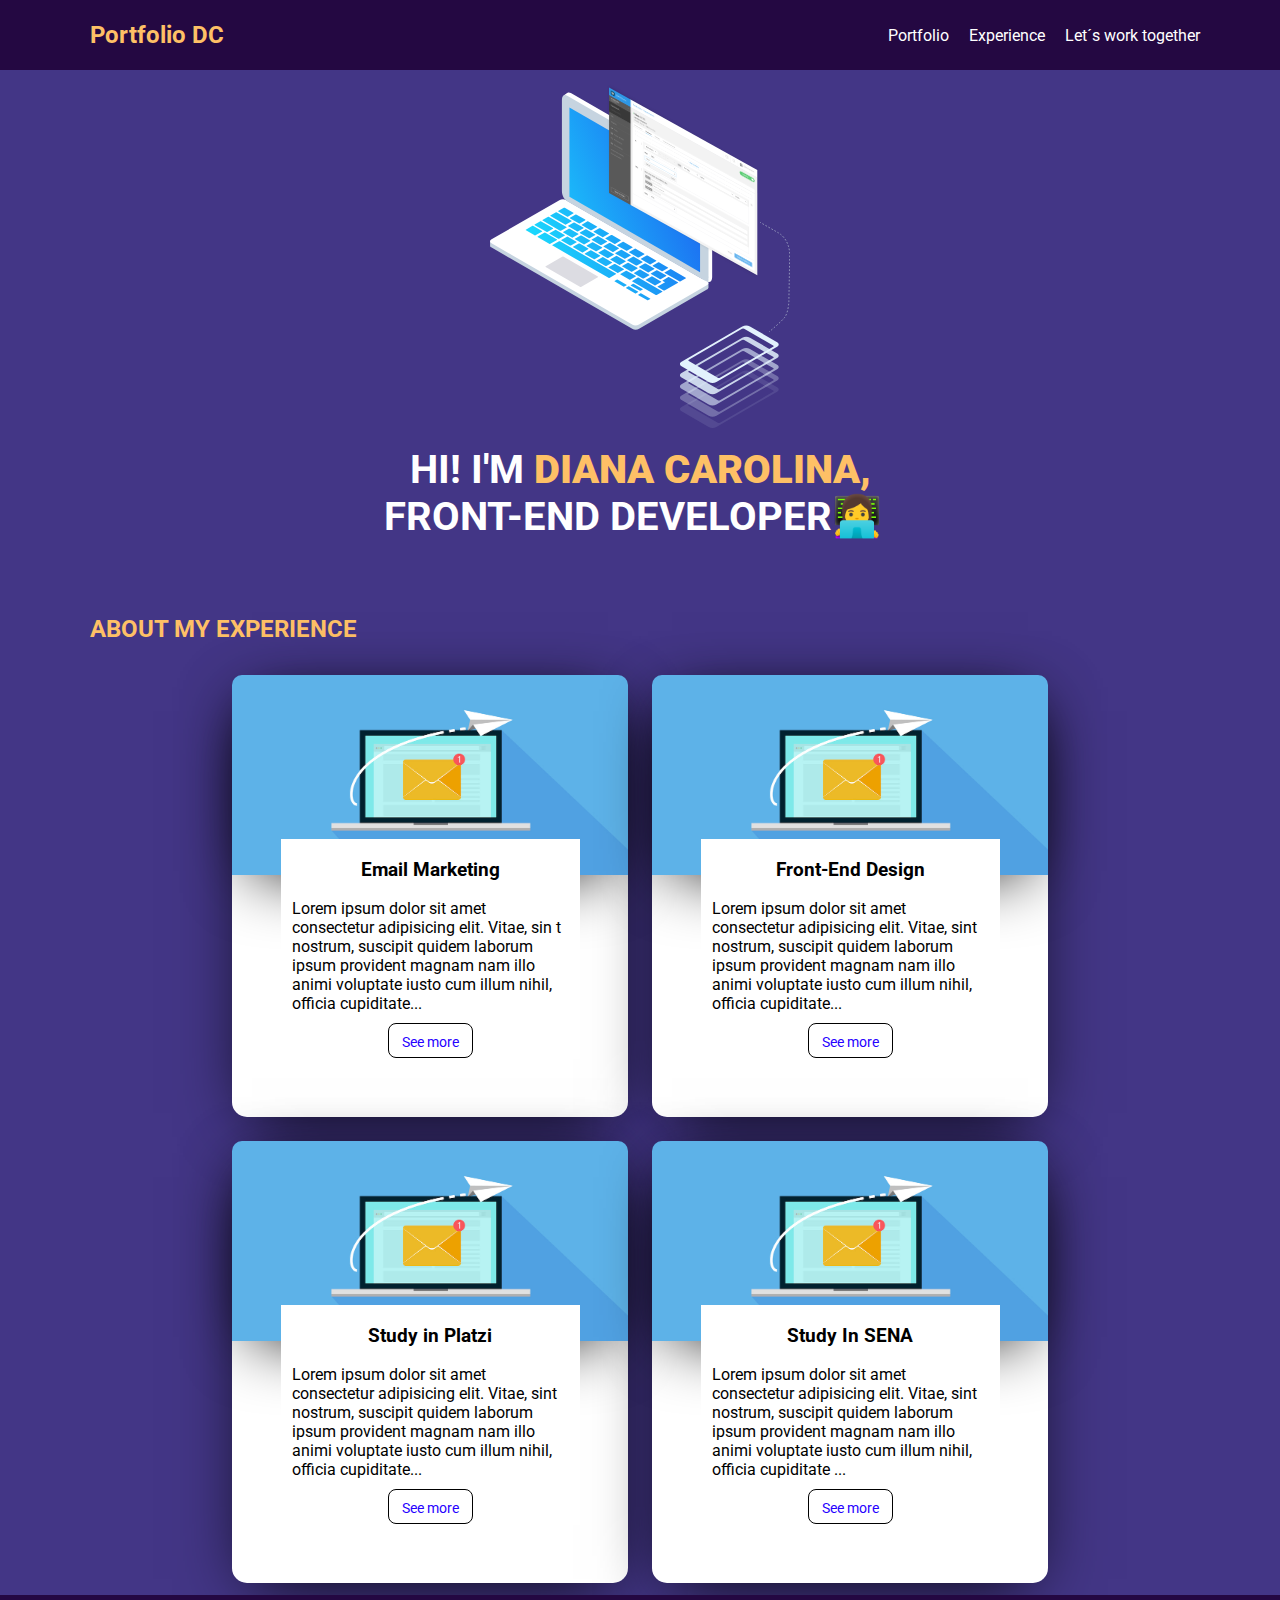
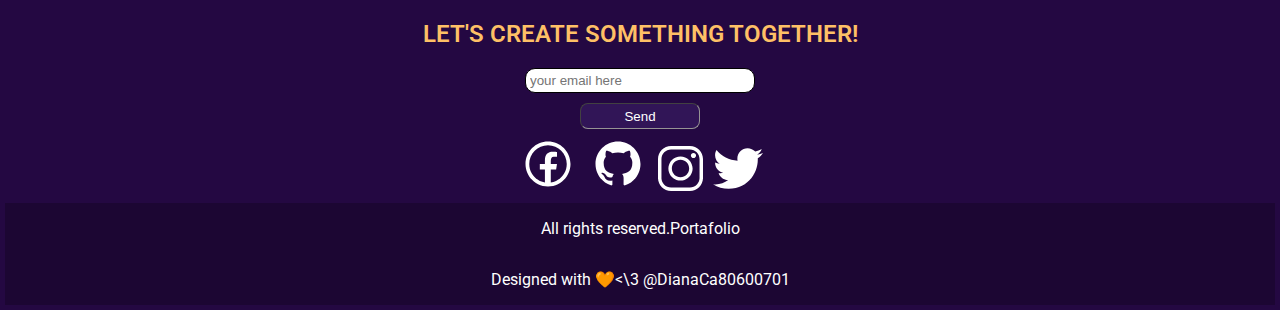
<file: index.html>
<!DOCTYPE html>
<html lang="en">
  <head>
    <meta charset="UTF-8" />
    <meta name="viewport" content="width=device-width, initial-scale=1.0" />
    <title>Diana Purple</title>
    <link rel="stylesheet" href="assets/styles/styles.css" />
    <link rel="stylesheet" href="./assets/styles/media.css">
    <link rel="icon"  type="img/png" href="./assets/images/118556689-laptop-a-vector-cartoon-illustration-of-a-computer-laptop-.jpg">
    <link
      href="https://fonts.googleapis.com/css2?family=Roboto:wght@400;500&display=swap"
      rel="stylesheet"
      />
  </head>
  <body>
    <header class="header">
      <img class="imageMenu" id="menuBurger" src="./assets/images/menu-white-18dp.svg" alt="menu">
      <div class="container">
        <h2 class="titleFavicon">Portfolio DC</h2>
        <nav class="menu">
          <img class="imageClose" id="closeMenu" src="./assets/images/close-white-18dp.svg" alt="close">
          <ul>
            <li class="linkMenu"><a href="#portfolio">Portfolio</a></li>
            <li class="linkMenu"><a href="#experiences">Experience</a></li>
            <li class="linkMenu"><a href="#work">Let´s work together</a></li>
          </ul>
        </nav>
      </div>
    </header>
    <section class="hero" id="portfolio">
      <div class="container">
        <figure class="figureImage">
          <img class="imageHero" alt="image principal" src="./assets/images/computer.svg" />
        </figure>
        <h1 class="titleHero">
          Hi! I'm <strong>Diana Carolina,</strong><br /><span>Front-end developer👩‍💻</span>
        </h1>
      </div>
    </section>
    <section class="experiences" id="experiences">
      <div class="container" >
        <div>
          <h2 class="experiencesTitleCentral" >About my experience</h2>
        </div>
        <div class="containerExperiences">
        <article class="experiencesArticle">
          <figure class="experiencesFigure">
            <img class="experiencesImage" src="./assets/images/email-marketing.jpg" alt="image experiences" />
          </figure>
          <div class="experiencesContenido">
            <h3 class="experiencesTitle">Email Marketing</h3>
            <p class="experiencesDescription">
              Lorem ipsum dolor sit amet consectetur adipisicing elit. Vitae,
              sin t nostrum, suscipit quidem laborum ipsum provident magnam nam
              illo animi voluptate iusto cum illum nihil, officia cupiditate...
            </p>
            <button class="experiencesButton">
              <a href="#" target="_blank">See more</a>
            </button>
          </div>
        </article>
        <article class="experiencesArticle">
          <figure class="experiencesFigure">
            <img class="experiencesImage" src="./assets/images/email-marketing.jpg" alt="image experiences" />
          </figure>
          <div class="experiencesContenido">
            <h3 class="experiencesTitle">Front-End Design</h3>
            <p class="experiencesDescription">
              Lorem ipsum dolor sit amet consectetur adipisicing elit. Vitae,
              sint nostrum, suscipit quidem laborum ipsum provident magnam nam
              illo animi voluptate iusto cum illum nihil, officia cupiditate...
            </p>
            <button class="experiencesButton">
              <a href="#" target="_blank">See more</a>
            </button>
          </div>
        </article>
        <article class="experiencesArticle">
          <figure class="experiencesFigure">
            <img class="experiencesImage" src="./assets/images/email-marketing.jpg" alt="image experiences" />
          </figure>
          <div class="experiencesContenido">
            <h3 class="experiencesTitle">Study in Platzi</h3>
            <p class="experiencesDescription">
              Lorem ipsum dolor sit amet consectetur adipisicing elit. Vitae,
              sint nostrum, suscipit quidem laborum ipsum provident magnam nam
              illo animi voluptate iusto cum illum nihil, officia cupiditate...
            </p>
            <button class="experiencesButton">
              <a href="#" target="_blank">See more</a>
            </button>
          </div>
        </article>
        <article class="experiencesArticle">
          <figure class="experiencesFigure">
            <img class="experiencesImage" src="./assets/images/email-marketing.jpg" alt="image experiences" />
          </figure>
          <div class="experiencesContenido">
            <h3 class="experiencesTitle">Study In SENA</h3>
            <p class="experiencesDescription">
              Lorem ipsum dolor sit amet consectetur adipisicing elit. Vitae,
              sint nostrum, suscipit quidem laborum ipsum provident magnam nam
              illo animi voluptate iusto cum illum nihil, officia cupiditate
              ...
            </p>
            <button class="experiencesButton">
              <a href="#" target="_blank">See more</a>
            </button>
          </div>
          </div>
        </article>
      </div>
    </section>
    <footer class="footer" id="work">
      <form  class="email">
        <h2 class="footerTitle">let's create something together!</h2>
        <div class="contactButton">
        <input class="contact" type="text" placeholder="your email here" id="email" />
        <button  class="button">Send</button>
        </div>
      </form>
      <div class="linkSocial">
        <a class="linkSocialFacebook"  href="https://www.facebook.com/profile.php?id=100004147456798">
          <img src="./assets/images/icons8-facebook.svg" alt="logo facebook" height="60px"/>
        </a>
        <a class="linkSocialGithub" href="https://github.com/DianaCarolina3">
        <img src="./assets/images/icons8-github.svg" alt="logo github" height="60px">
        </a>
        <a class="linkSocialInstagram" href="https://www.instagram.com/diana_carolinacm/">
        <img src="./assets/images/icons8-instagram.svg" alt="logo instagram" height="45px">
        </a>
        <a class="linkSocialTwitter"  href="https://twitter.com/DianaCa80600701">
        <img src="./assets/images/icons8-twitter.svg" alt="logo twitter" height="50px">
        </a>
      </div>
      <div class="footerFinal">
      <div class="designedRights">
        <p>
          All rights reserved.Portafolio
        </p>
      </div>
      <div class="designed">
        <p>
          Designed with 🧡<\3 <a href="https://twitter.com/DianaCa80600701" target="_blank"
          >@DianaCa80600701</a
          >
        </p>
      </div>
      </div>
    </footer>
    <script>
      console.log('Hola mundo esta es mi segunda linea de JS');

      // open menu burger
      const menu = document.querySelector('.menu');
      const menuBurger = document.querySelector('#menuBurger');
      menuBurger.addEventListener('click', TextEvent);

      // close menu burger
      const imageClose = document.querySelector('.imageClose');
      const closeMenu = document.querySelector('#closeMenu');
      closeMenu.addEventListener('click', TextEvent);

      // filter body
      const hero = document.querySelector('.hero');
      const experiences = document.querySelector('.experiences');
      const footer = document.querySelector('.footer');

      // funtion
      function TextEvent () {
        if (menu.classList.contains('is-active')) {
          menu.classList.remove('is-active');
          closeMenu.classList.remove('is-active');
          hero.classList.remove ('filter-page');
          experiences.classList.remove('filter-page');
          footer.classList.remove('filter-page');
        }
          else {
        menu.classList.add('is-active')
        hero.classList.add ('filter-page');
        experiences.classList.add('filter-page');
        footer.classList.add('filter-page');
        }
      }
    </script>
  </body>
</html>
</file>
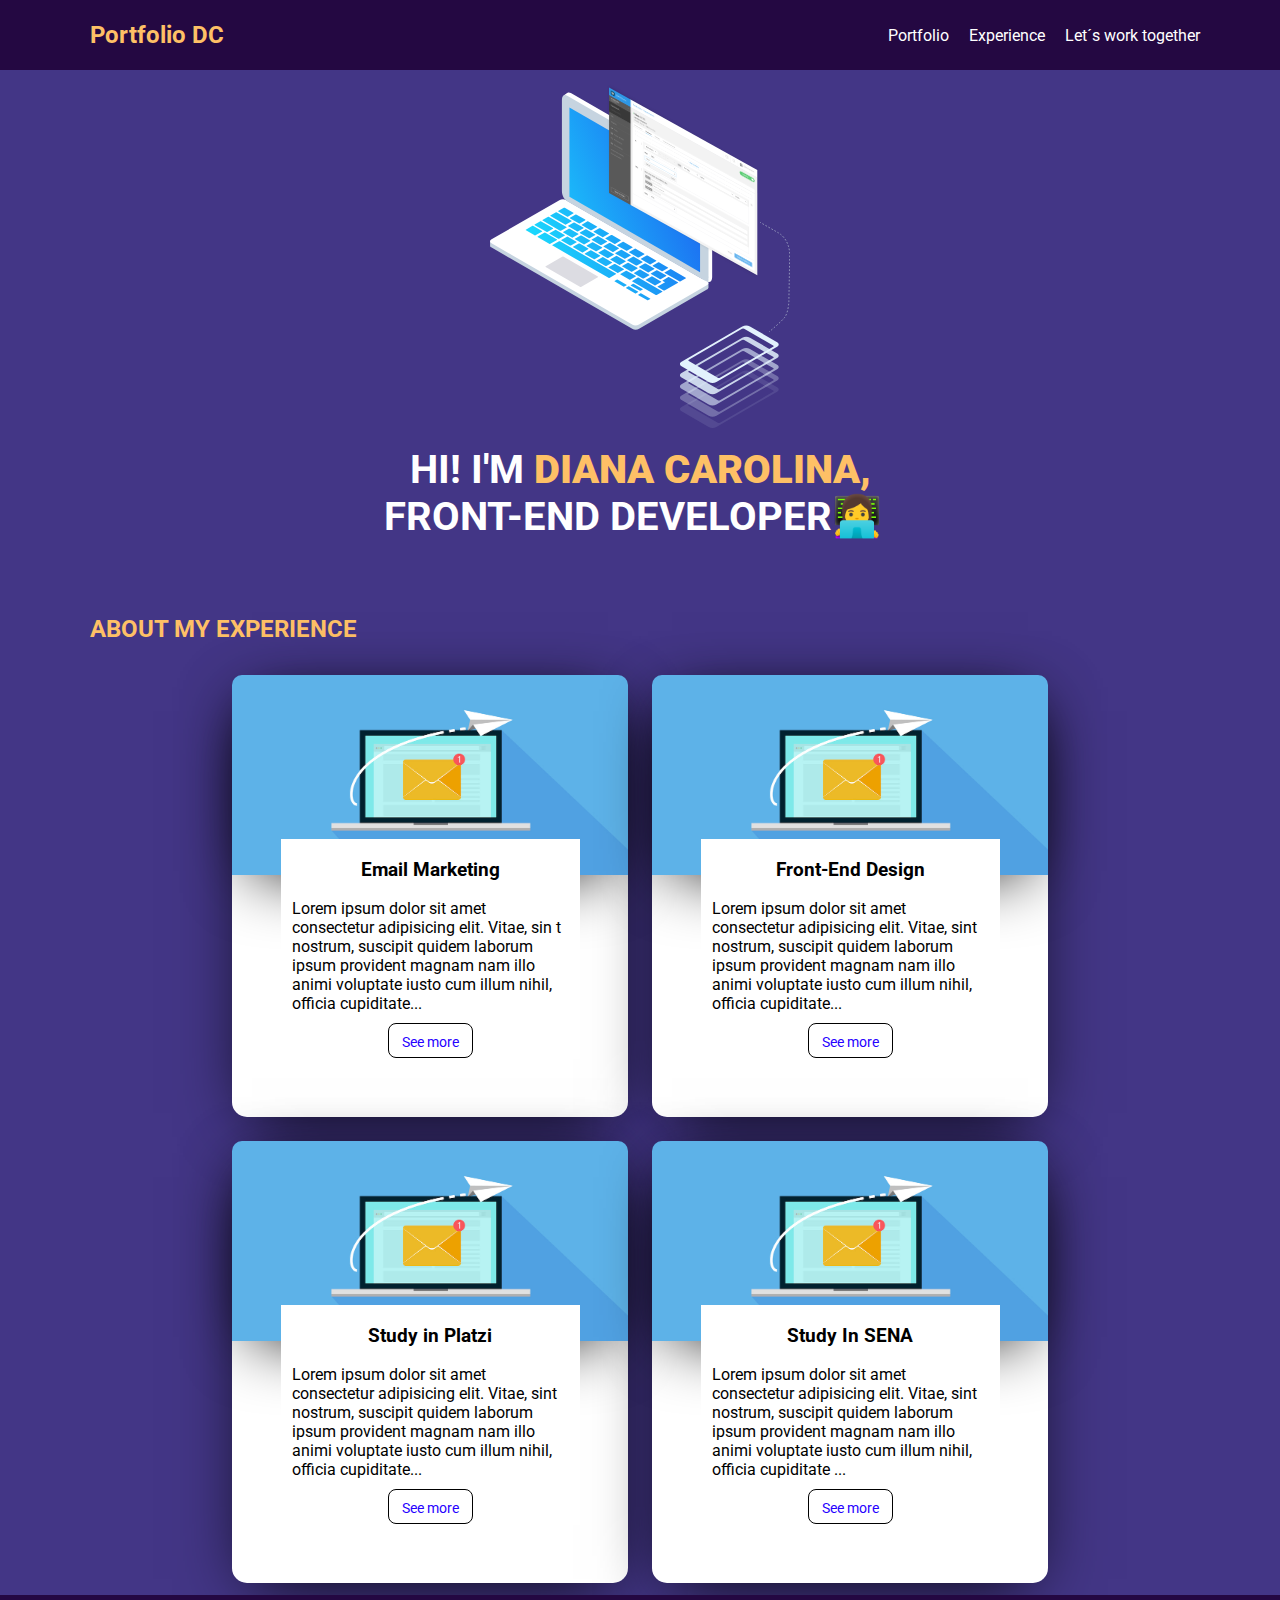
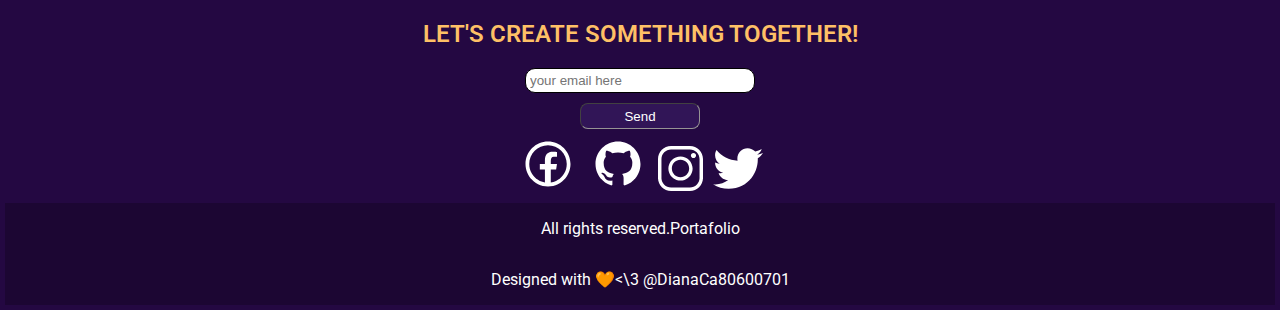
<file: src/index.html>
<!DOCTYPE html>
<html lang="en">
  <head>
    <meta charset="UTF-8" />
    <meta name="viewport" content="width=device-width, initial-scale=1.0" />
    <title>Diana Purple</title>
    <link rel="stylesheet" href="assets/styles/styles.css" />
    <link rel="icon"  type="img/png" href="./assets/images/118556689-laptop-a-vector-cartoon-illustration-of-a-computer-laptop-.jpg">
    <link
      href="https://fonts.googleapis.com/css2?family=Roboto:wght@400;500&display=swap"
      rel="stylesheet"
    />
    <link rel="stylesheet" href="./assets/styles/media.css">
  </head>
  <body>
    <header class="header">
      <img class="imageMenu" id="menuBurger" src="./assets/images/menu-white-18dp.svg" alt="menu">
      <div class="container">
        <h2 class="titleFavicon">Portfolio DC</h2>
        <nav class="menu">
          <img class="imageClose" id="closeMenu" src="./assets/images/close-white-18dp.svg" alt="close">
          <ul>
            <li class="linkMenu"><a href="#portfolio">Portfolio</a></li>
            <li class="linkMenu"><a href="#experiences">Experience</a></li>
            <li class="linkMenu"><a href="#work">Let´s work together</a></li>
          </ul>
        </nav>
      </div>
    </header>
    <section class="hero" id="portfolio">
      <div class="container">
        <figure class="figureImage">
          <img class="imageHero" alt="image principal" src="./assets/images/computer.svg" />
        </figure>
        <h1 class="titleHero">
          Hi! I'm <strong>Diana Carolina,</strong><br /><span>Front-end developer👩‍💻</span>
        </h1>
      </div>
    </section>
    <section class="experiences" id="experiences">
      <div class="container" >
        <div>
          <h2 class="experiencesTitleCentral" >About my experience</h2>
        </div>
        <div class="containerExperiences">
        <article class="experiencesArticle">
          <figure class="experiencesFigure">
            <img class="experiencesImage" src="./assets/images/email-marketing.jpg" alt="image experiences" />
          </figure>
          <div class="experiencesContenido">
            <h3 class="experiencesTitle">Email Marketing</h3>
            <p class="experiencesDescription">
              Lorem ipsum dolor sit amet consectetur adipisicing elit. Vitae,
              sin t nostrum, suscipit quidem laborum ipsum provident magnam nam
              illo animi voluptate iusto cum illum nihil, officia cupiditate...
            </p>
            <button class="experiencesButton">
              <a href="#" target="_blank">See more</a>
            </button>
          </div>
        </article>
        <article class="experiencesArticle">
          <figure class="experiencesFigure">
            <img class="experiencesImage" src="./assets/images/email-marketing.jpg" alt="image experiences" />
          </figure>
          <div class="experiencesContenido">
            <h3 class="experiencesTitle">Front-End Design</h3>
            <p class="experiencesDescription">
              Lorem ipsum dolor sit amet consectetur adipisicing elit. Vitae,
              sint nostrum, suscipit quidem laborum ipsum provident magnam nam
              illo animi voluptate iusto cum illum nihil, officia cupiditate...
            </p>
            <button class="experiencesButton">
              <a href="#" target="_blank">See more</a>
            </button>
          </div>
        </article>
        <article class="experiencesArticle">
          <figure class="experiencesFigure">
            <img class="experiencesImage" src="./assets/images/email-marketing.jpg" alt="image experiences" />
          </figure>
          <div class="experiencesContenido">
            <h3 class="experiencesTitle">Study in Platzi</h3>
            <p class="experiencesDescription">
              Lorem ipsum dolor sit amet consectetur adipisicing elit. Vitae,
              sint nostrum, suscipit quidem laborum ipsum provident magnam nam
              illo animi voluptate iusto cum illum nihil, officia cupiditate...
            </p>
            <button class="experiencesButton">
              <a href="#" target="_blank">See more</a>
            </button>
          </div>
        </article>
        <article class="experiencesArticle">
          <figure class="experiencesFigure">
            <img class="experiencesImage" src="./assets/images/email-marketing.jpg" alt="image experiences" />
          </figure>
          <div class="experiencesContenido">
            <h3 class="experiencesTitle">Study In SENA</h3>
            <p class="experiencesDescription">
              Lorem ipsum dolor sit amet consectetur adipisicing elit. Vitae,
              sint nostrum, suscipit quidem laborum ipsum provident magnam nam
              illo animi voluptate iusto cum illum nihil, officia cupiditate
              ...
            </p>
            <button class="experiencesButton">
              <a href="#" target="_blank">See more</a>
            </button>
          </div>
          </div>
        </article>
      </div>
    </section>
    <footer class="footer" id="work">
      <form  class="email">
        <h2 class="footerTitle">let's create something together!</h2>
        <div class="contactButton">
        <input class="contact" type="text" placeholder="your email here" id="email" />
        <button  class="button">Send</button>
        </div>
      </form>
      <div class="linkSocial">
        <a class="linkSocialFacebook"  href="https://www.facebook.com/profile.php?id=100004147456798">
          <img src="./assets/images/icons8-facebook.svg" alt="logo facebook" height="60px"/>
        </a>
        <a class="linkSocialGithub" href="https://github.com/DianaCarolina3">
        <img src="./assets/images/icons8-github.svg" alt="logo github" height="60px">
        </a>
        <a class="linkSocialInstagram" href="https://www.instagram.com/diana_carolinacm/">
        <img src="./assets/images/icons8-instagram.svg" alt="logo instagram" height="45px">
        </a>
        <a class="linkSocialTwitter"  href="https://twitter.com/DianaCa80600701">
        <img src="./assets/images/icons8-twitter.svg" alt="logo twitter" height="50px">
        </a>
      </div>
      <div class="footerFinal">
      <div class="designedRights">
        <p>
          All rights reserved.Portafolio
        </p>
      </div>
      <div class="designed">
        <p>
          Designed with 🧡<\3 <a href="https://twitter.com/DianaCa80600701" target="_blank"
          >@DianaCa80600701</a
          >
        </p>
      </div>
      </div>
    </footer>
    <script>
      console.log('Hola mundo esta es mi segunda linea de JS');

      // open menu burger
      const menu = document.querySelector('.menu');
      const menuBurger = document.querySelector('#menuBurger');
      menuBurger.addEventListener('click', TextEvent);

      // close menu burger
      const imageClose = document.querySelector('.imageClose');
      const closeMenu = document.querySelector('#closeMenu');
      closeMenu.addEventListener('click', TextEvent);

      // filter body
      const hero = document.querySelector('.hero');
      const experiences = document.querySelector('.experiences');
      const footer = document.querySelector('.footer');

      // funtion
      function TextEvent () {
        if (menu.classList.contains('is-active')) {
          menu.classList.remove('is-active');
          closeMenu.classList.remove('is-active');
          hero.classList.remove ('filter-page');
          experiences.classList.remove('filter-page');
          footer.classList.remove('filter-page');
        }
          else {
        menu.classList.add('is-active')
        hero.classList.add ('filter-page');
        experiences.classList.add('filter-page');
        footer.classList.add('filter-page');
        }
      }
    </script>
  </body>
</html>
</file>
<file: assets/styles/styles.css>
body {
  font-family: "Roboto";
  margin: 0;
  background-color: rgb(67, 54, 134);
}

.header {
  z-index: 3;
  position: fixed;
  left: 0;
  right: 0;
  font-family: "Roboto";
  display: flex;
  background-color: rgb(36, 8, 66);
  height: 70px;
  justify-content: space-between;
  align-items: center;
  color: rgb(254, 192, 102);
}

.header a {
  text-decoration: none;
  color: white;
}

.imageMenu {
  display: none;
}

.titleFavicon {
  margin-left: 50px;
  font-weight: bolder;
}

.menu {
  display: flex;
  margin-right: 30px;
}

.imageClose {
  display: none;
}

.header ul,
li {
  margin: 0;
  height: inherit;
  display: flex;
}

li {
  list-style: none;
  padding: 0 10px;
}

.hero {
  padding: 5px;
  padding-top: 70px;
  text-align: center;
}
.figureImage {
}

.imageHero {
  height: 500px;
  width: 300px;
  padding: 0;
  margin-top: -5em;
}

.titleHero {
  font-size: 2.5em;
  font-family: "Roboto";
  color: white;
  font-style: normal;
  padding: 0;
  margin-bottom: 50px;
  margin-top: -2em;
  font-weight: bolder;
  text-transform: uppercase;
}

h1 {
  text-shadow: 1px 0px 3px var(--dark-purple-color);
}

.titleHero strong {
  color: rgb(254, 192, 102);
  font-style: normal;
}

.titleHero span {
  margin-left: -15px;
}

.experiences {
  margin: auto;
  display: flex;
  flex-shrink: 0;
  text-align: center;
  overflow: hidden;
}
.experiences img {
  width: 100%;
  object-fit: cover;
  border-top-left-radius: 10px;
  border-top-right-radius: 10px;
}

.experiencesTitleCentral {
  margin-left: 50px;
  color: rgb(254, 192, 102);
  font-style: normal;
  font-weight: bolder;
  text-transform: uppercase;
}

.experiencesArticle {
  height: 410px;
  width: 33%;
  margin: 1%;
  border-radius: 15px;
  padding: 0 0 1% 0;
  box-shadow: 0px 16px 66px -20px rgba(0, 0, 0, 1);
  background-color: white;
  display: flex;
  flex-direction: column;
  align-items: center;
}

.containerExperiences {
  width: 100%;
  display: flex;
  flex-wrap: wrap;
  justify-content: center;
}

.experiencesFigure {
  z-index: 1;
  padding: 0%;
  margin: 0;
}

.experiencesContenido {
  z-index: 2;
  position: relative;
  border: 1px solid transparent;
  width: 75%;
  background-color: white;
  margin-top: -40px;
}

.experiencesImage {
  height: 200px;
  width: 500px;
  box-shadow: 0px 16px 66px -20px rgba(0, 0, 0, 1);
}

.experiencesTitle {
  text-align: center;
}

.experiencesDescription {
  text-align: left;
  margin: 10px;
}

.experiencesButton {
  padding: 10px;
  border-radius: 8px;
  border-style: solid;
  border-color: black;
  background-color: transparent;
  border: 1px solid;
  width: 85px;
  height: 35px;
}

.experiencesButton a {
  text-decoration: none;
  color: rgb(38, 0, 255);
  background-size: 10px;
  font-family: "Roboto";
  font-size: 14px;
  padding: 0;
  text-align: center;
}

.footer {
  background-color: rgb(36, 8, 66);
  display: flex;
  flex-direction: column;
  align-items: center;
  padding: 5px;
}

.footer form {
  text-align: center;
}

.footerTitle {
  color: rgb(254, 192, 102);
  text-decoration: none;
  text-transform: uppercase;
  font-style: normal;
  font-weight: 595;
}

.contactButton {
  display: flex;
  flex-direction: column;
  align-items: center;
}

.contact {
  border-radius: 10px;
  border-style: none;
  border: 1px solid;
  padding: 1%;
  width: 220px;
}

.button {
  border: 1px solid;
  border-radius: 8px;
  border-style: inset;
  padding: 1%;
  width: 120px;
  margin-top: 10px;
  border-color: rgb(150, 148, 148);
  color: white;
  background-color: rgba(62, 34, 107, 0.5);
}

.linkSocial {
  margin: 0 10px;
  display: flex;
  align-items: center;
}

.linkSocialFacebook {
  margin: 5px 5px 5px 5px;
}

.linkSocialGithub {
  margin: 5px 5px 5px 5px;
}

.linkSocialInstagram {
  padding-top: 9px;
  margin: 5px 5px 5px 5px;
}

.linkSocialTwitter {
  padding-top: 9px;
  margin: 5px 5px 5px 5px;
}

.footerFinal {
  display: flex;
  align-items: center;
  flex-direction: column;
  justify-content: space-between;
  background-color: rgb(28, 6, 51);
  width: 100%;
}

.designedRights {
  justify-content: space-between;
  display: flex;
  color: white;
}

.designed {
  color: white;
}
.designed a {
  color: white;
  text-decoration: none;
}

.container {
  display: inherit;
  flex-wrap: wrap;
  height: inherit;
  align-items: inherit;
  justify-content: inherit;
  margin: 0 auto;
  padding: 0;
  width: 100%;
  max-width: 1200px;
}
.filter-page {
  filter: blur(3px);
}
</file>
<file: assets/styles/media.css>
@media only screen and (max-width: 1024px) {
}

@media only screen and (max-width: 992px) {
  .experiencesArticle {
    width: 42%;
  }
}

@media only screen and (max-width: 768px) {
  .experiencesArticle {
    width: 70%;
  }
}

@media only screen and (max-width: 600px) {
  .imageMenu {
    display: initial;
    position: fixed;
    left: 10px;
    width: 30px;
  }
  .experiencesArticle {
    width: 90%;
    margin-bottom: 15px;
  }
  .menu {
    position: fixed;
    background: rgba(142, 24, 221, 0.88);
    z-index: 4;
    top: 0;
    left: 0;
    right: 0;
    bottom: 0;
    display: none;
    align-items: center;
    justify-content: center;
    transition: 0.3s;
    margin: 0;
  }
  .menu ul {
    display: flex;
    align-items: center;
    flex-direction: column;
    padding: 0;
    font-size: 30px;
  }
  .header a {
    color: rgba(247 243 136);
  }
  .imageClose {
    cursor: pointer;
    width: 40px;
    position: absolute;
    top: 10px;
    right: 10px;
    display: initial;
  }
  .is-active {
    display: flex;
  }
}

/* acomodar header aqui */
@media only screen and (min-width: 600px) {
  .experiencesArticle {
    height: 430px;
  }
}

@media only screen and (max-width: 375px) {
  .imageHero {
    height: 300px;
    width: 200px;
    padding: 0;
    margin-top: -2em;
  }
  .experiencesTitleCentral {
    margin-left: 25px;
    color: rgb(254, 192, 102);
    font-style: normal;
    font-weight: bolder;
    text-transform: uppercase;
  }
  .experiencesArticle {
    height: 450px;
  }
}

@media only screen and (max-width: 320px) {
  .imageHero {
    height: 300px;
    width: 200px;
    padding: 0;
    margin-top: -2em;
    margin-left: -20px;
  }
  .experiencesTitleCentral {
    color: rgb(254, 192, 102);
    font-style: normal;
    font-weight: bolder;
    text-transform: uppercase;
  }
  .experiencesArticle {
    height: 460px;
    margin-bottom: 12px;
  }
  .experiencesDescription {
    font-size: 15px;
  }
  .experiencesTitle {
    font-size: 17px;
  }
  .experiencesButton {
    height: 35px;
  }
  .footer {
    text-align: center;
  }
}
</file>
<file: src/assets/styles/styles.css>
body {
  font-family: "Roboto";
  margin: 0;
  background-color: rgb(67, 54, 134);
}

.header {
  z-index: 3;
  position: fixed;
  left: 0;
  right: 0;
  font-family: "Roboto";
  display: flex;
  background-color: rgb(36, 8, 66);
  height: 70px;
  justify-content: space-between;
  align-items: center;
  color: rgb(254, 192, 102);
}

.header a {
  text-decoration: none;
  color: white;
}

.imageMenu {
  display: none;
}

.titleFavicon {
  margin-left: 50px;
  font-weight: bolder;
}

.menu {
  display: flex;
  margin-right: 30px;
}

.imageClose {
  display: none;
}

.header ul,
li {
  margin: 0;
  height: inherit;
  display: flex;
}

li {
  list-style: none;
  padding: 0 10px;
}

.hero {
  padding: 5px;
  padding-top: 70px;
  text-align: center;
}
.figureImage {
}

.imageHero {
  height: 500px;
  width: 300px;
  padding: 0;
  margin-top: -5em;
}

.titleHero {
  font-size: 2.5em;
  font-family: "Roboto";
  color: white;
  font-style: normal;
  padding: 0;
  margin-bottom: 50px;
  margin-top: -2em;
  font-weight: bolder;
  text-transform: uppercase;
}

h1 {
  text-shadow: 1px 0px 3px var(--dark-purple-color);
}

.titleHero strong {
  color: rgb(254, 192, 102);
  font-style: normal;
}

.titleHero span {
  margin-left: -15px;
}

.experiences {
  margin: auto;
  display: flex;
  flex-shrink: 0;
  text-align: center;
  overflow: hidden;
}
.experiences img {
  width: 100%;
  object-fit: cover;
  border-top-left-radius: 10px;
  border-top-right-radius: 10px;
}

.experiencesTitleCentral {
  margin-left: 50px;
  color: rgb(254, 192, 102);
  font-style: normal;
  font-weight: bolder;
  text-transform: uppercase;
}

.experiencesArticle {
  height: 410px;
  width: 33%;
  margin: 1%;
  border-radius: 15px;
  padding: 0 0 1% 0;
  box-shadow: 0px 16px 66px -20px rgba(0, 0, 0, 1);
  background-color: white;
  display: flex;
  flex-direction: column;
  align-items: center;
}

.containerExperiences {
  width: 100%;
  display: flex;
  flex-wrap: wrap;
  justify-content: center;
}

.experiencesFigure {
  z-index: 1;
  padding: 0%;
  margin: 0;
}

.experiencesContenido {
  z-index: 2;
  position: relative;
  border: 1px solid transparent;
  width: 75%;
  background-color: white;
  margin-top: -40px;
}

.experiencesImage {
  height: 200px;
  width: 500px;
  box-shadow: 0px 16px 66px -20px rgba(0, 0, 0, 1);
}

.experiencesTitle {
  text-align: center;
}

.experiencesDescription {
  text-align: left;
  margin: 10px;
}

.experiencesButton {
  padding: 10px;
  border-radius: 8px;
  border-style: solid;
  border-color: black;
  background-color: transparent;
  border: 1px solid;
  width: 85px;
  height: 35px;
}

.experiencesButton a {
  text-decoration: none;
  color: rgb(38, 0, 255);
  background-size: 10px;
  font-family: "Roboto";
  font-size: 14px;
  padding: 0;
  text-align: center;
}

.footer {
  background-color: rgb(36, 8, 66);
  display: flex;
  flex-direction: column;
  align-items: center;
  padding: 5px;
}

.footer form {
  text-align: center;
}

.footerTitle {
  color: rgb(254, 192, 102);
  text-decoration: none;
  text-transform: uppercase;
  font-style: normal;
  font-weight: 595;
}

.contactButton {
  display: flex;
  flex-direction: column;
  align-items: center;
}

.contact {
  border-radius: 10px;
  border-style: none;
  border: 1px solid;
  padding: 1%;
  width: 220px;
}

.button {
  border: 1px solid;
  border-radius: 8px;
  border-style: inset;
  padding: 1%;
  width: 120px;
  margin-top: 10px;
  border-color: rgb(150, 148, 148);
  color: white;
  background-color: rgba(62, 34, 107, 0.5);
}

.linkSocial {
  margin: 0 10px;
  display: flex;
  align-items: center;
}

.linkSocialFacebook {
  margin: 5px 5px 5px 5px;
}

.linkSocialGithub {
  margin: 5px 5px 5px 5px;
}

.linkSocialInstagram {
  padding-top: 9px;
  margin: 5px 5px 5px 5px;
}

.linkSocialTwitter {
  padding-top: 9px;
  margin: 5px 5px 5px 5px;
}

.footerFinal {
  display: flex;
  align-items: center;
  flex-direction: column;
  justify-content: space-between;
  background-color: rgb(28, 6, 51);
  width: 100%;
}

.designedRights {
  justify-content: space-between;
  display: flex;
  color: white;
}

.designed {
  color: white;
}
.designed a {
  color: white;
  text-decoration: none;
}

.container {
  display: inherit;
  flex-wrap: wrap;
  height: inherit;
  align-items: inherit;
  justify-content: inherit;
  margin: 0 auto;
  padding: 0;
  width: 100%;
  max-width: 1200px;
}
.filter-page {
  filter: blur(3px);
}
</file>
<file: src/assets/styles/media.css>
@media only screen and (max-width: 1024px) {
}

@media only screen and (max-width: 992px) {
  .experiencesArticle {
    width: 42%;
  }
}

@media only screen and (max-width: 768px) {
  .experiencesArticle {
    width: 70%;
  }
}

@media only screen and (max-width: 600px) {
  .imageMenu {
    display: initial;
    position: fixed;
    left: 10px;
    width: 30px;
  }
  .experiencesArticle {
    width: 90%;
    margin-bottom: 15px;
  }
  .menu {
    position: fixed;
    background: rgba(142, 24, 221, 0.88);
    z-index: 4;
    top: 0;
    left: 0;
    right: 0;
    bottom: 0;
    display: none;
    align-items: center;
    justify-content: center;
    transition: 0.3s;
    margin: 0;
  }
  .menu ul {
    display: flex;
    align-items: center;
    flex-direction: column;
    padding: 0;
    font-size: 30px;
  }
  .header a {
    color: rgba(247 243 136);
  }
  .imageClose {
    width: 40px;
    position: absolute;
    top: 10px;
    right: 10px;
    display: initial;
  }
  .is-active {
    display: flex;
  }
}

/* acomodar header aqui */
@media only screen and (min-width: 600px) {
  .experiencesArticle {
    height: 430px;
  }
}

@media only screen and (max-width: 375px) {
  .imageHero {
    height: 300px;
    width: 200px;
    padding: 0;
    margin-top: -2em;
  }
  .experiencesTitleCentral {
    margin-left: 25px;
    color: rgb(254, 192, 102);
    font-style: normal;
    font-weight: bolder;
    text-transform: uppercase;
  }
  .experiencesArticle {
    height: 450px;
  }
}

@media only screen and (max-width: 320px) {
  .imageHero {
    height: 300px;
    width: 200px;
    padding: 0;
    margin-top: -2em;
    margin-left: -20px;
  }
  .experiencesTitleCentral {
    color: rgb(254, 192, 102);
    font-style: normal;
    font-weight: bolder;
    text-transform: uppercase;
  }
  .experiencesArticle {
    height: 460px;
    margin-bottom: 12px;
  }
  .experiencesDescription {
    font-size: 15px;
  }
  .experiencesTitle {
    font-size: 17px;
  }
  .experiencesButton {
    height: 35px;
  }
  .footer {
    text-align: center;
  }
}
</file>
